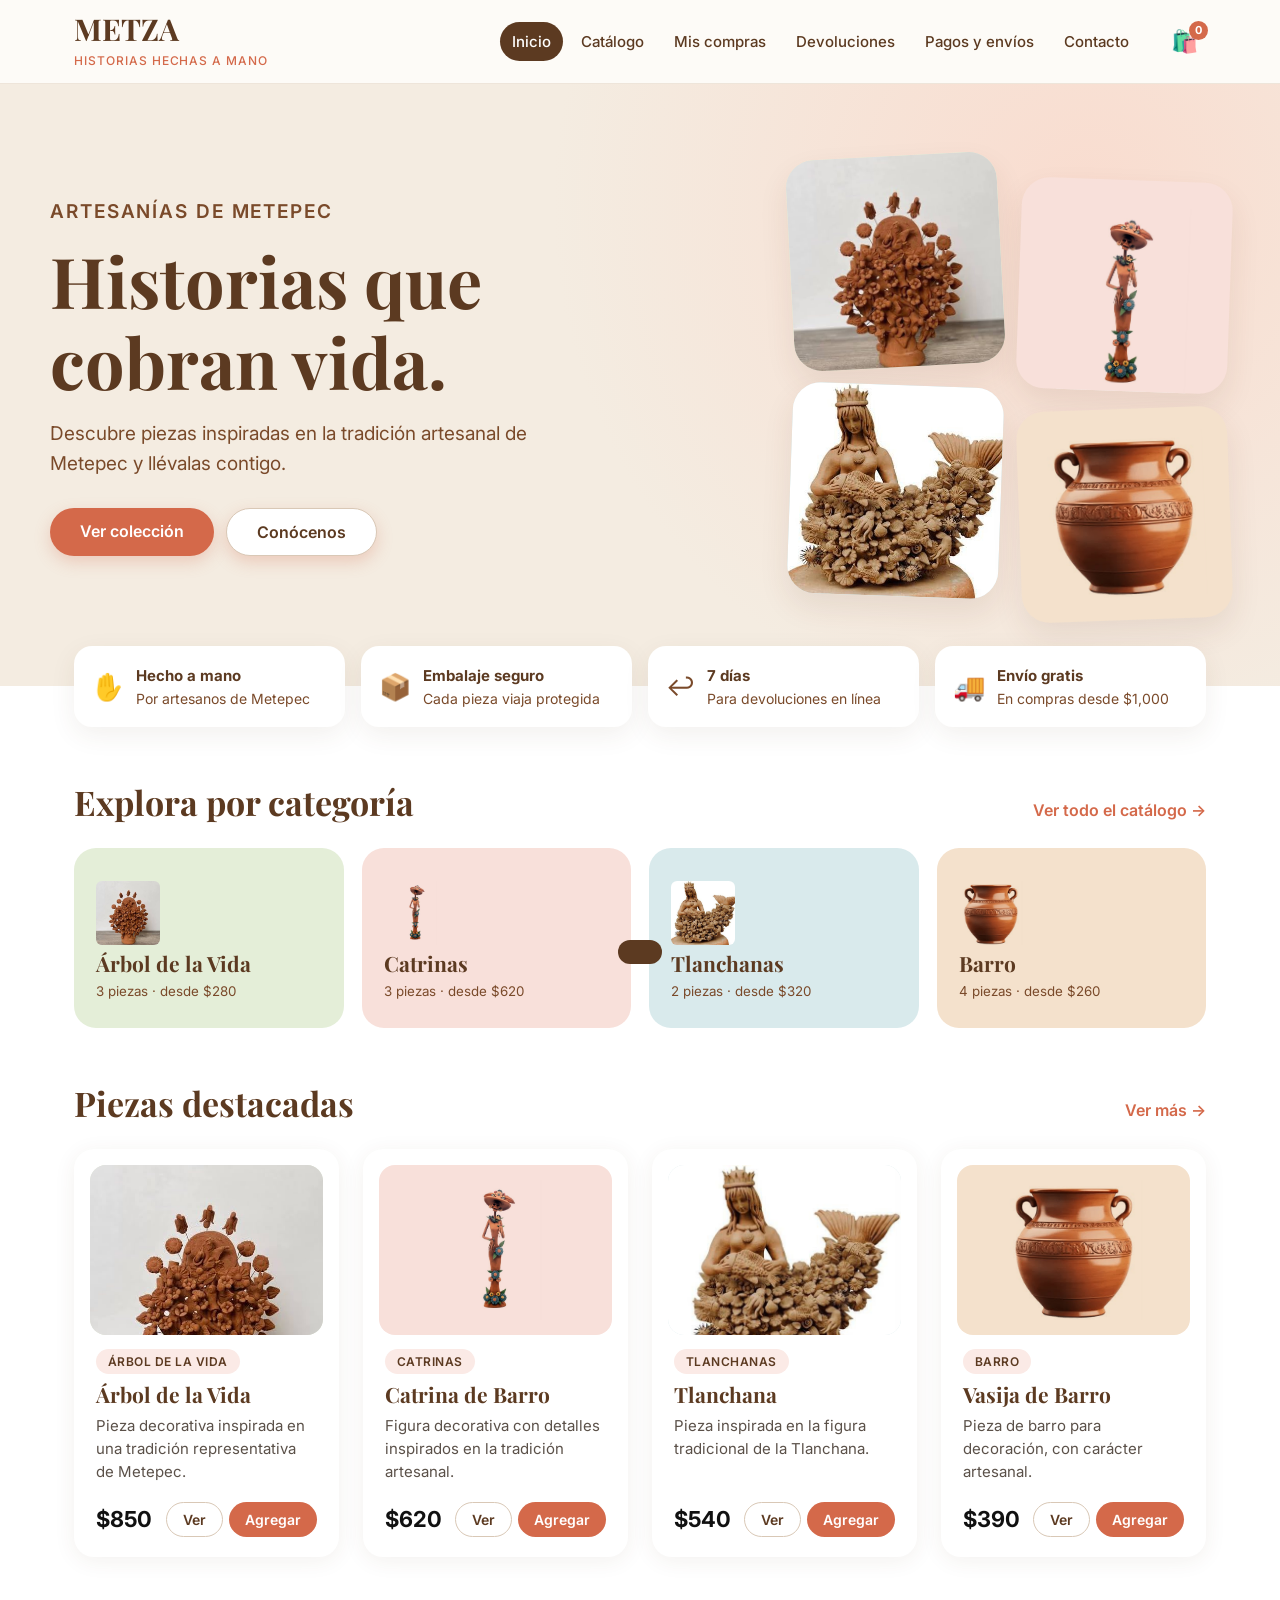
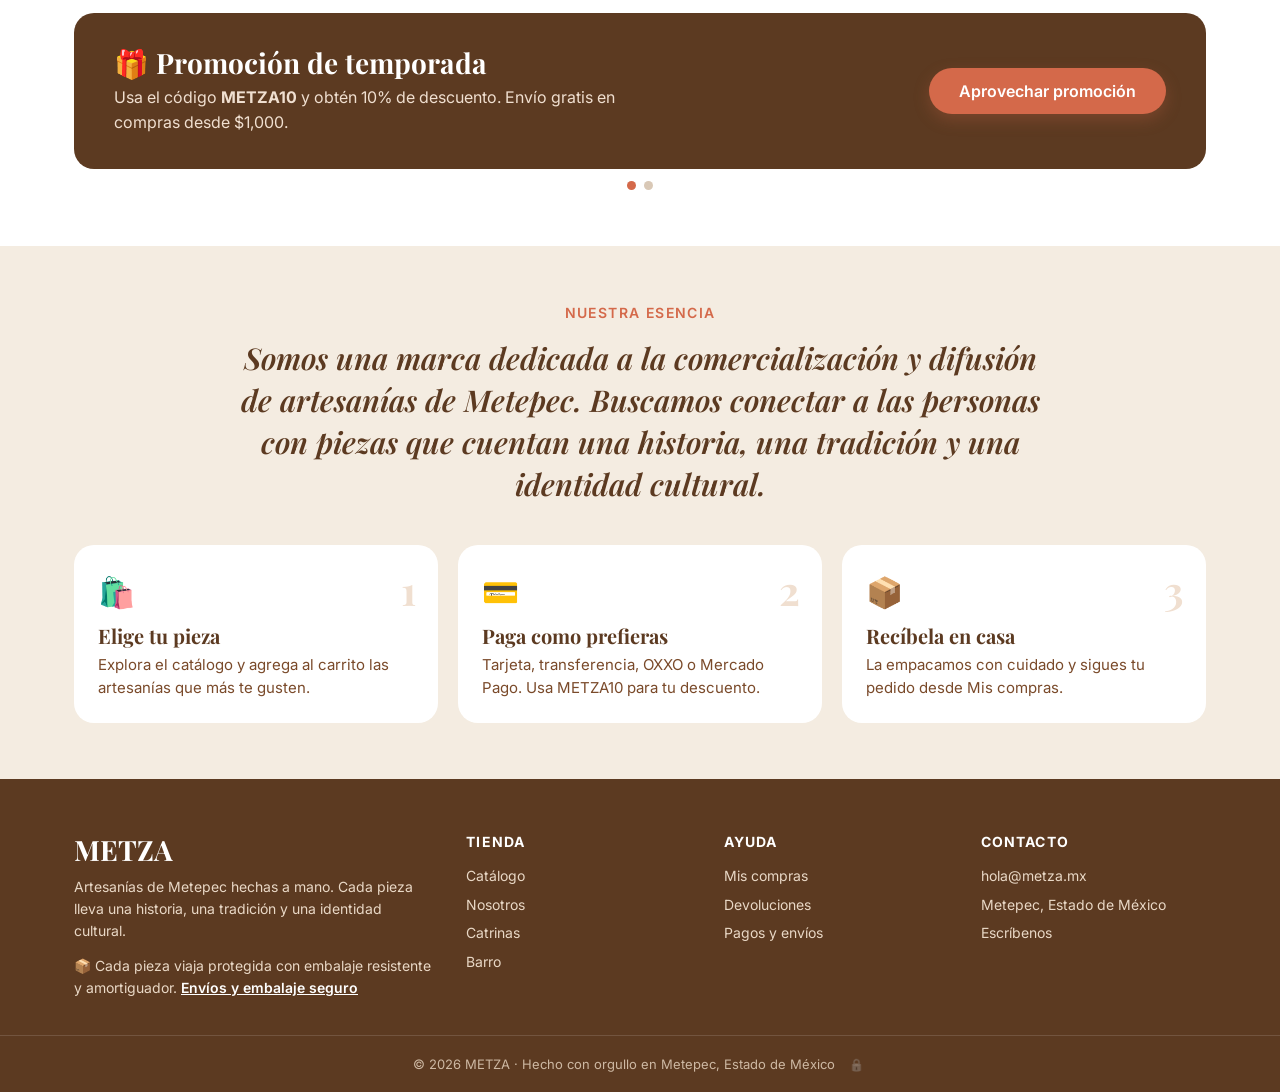
<file: index.html>
<!DOCTYPE html>
<html lang="es">
<head>
<meta charset="utf-8">
<meta name="viewport" content="width=device-width,initial-scale=1">
<meta name="description" content="Artesanías inspiradas en la tradición de Metepec.">
<title>METZA · Historias hechas a mano</title>
<link rel="icon" href="data:image/svg+xml,<svg xmlns='http://www.w3.org/2000/svg' viewBox='0 0 100 100'><text y='.9em' font-size='90'>🏺</text></svg>">
<link rel="preconnect" href="https://fonts.googleapis.com">
<link href="https://fonts.googleapis.com/css2?family=Inter:wght@400;500;600;700&family=Playfair+Display:wght@600;700&display=swap" rel="stylesheet">
<link rel="stylesheet" href="style.css">
</head>
<body data-page="inicio">
<main>
<section class="hero"><div class="hero-in">
  <div>
    <p class="eye">ARTESANÍAS DE METEPEC</p>
    <h1 id="heroT"></h1>
    <p id="heroP"></p>
    <div class="hero-b"><a class="btn" href="catalogo.html">Ver colección</a><a class="btn ghost" href="#nosotros">Conócenos</a></div>
  </div>
  <div class="hero-art">
    <a href="catalogo.html?cat=%C3%81rbol%20de%20la%20Vida" class="cov" style="--t:#e4eed8" aria-label="Árbol de la Vida"><img src="img/productos/arbol-de-la-vida.jpg" alt="Árbol de la Vida de barro"></a>
    <a href="catalogo.html?cat=Catrinas" style="--t:#f8e0da" aria-label="Catrinas"><img src="img/productos/catrina-de-barro.jpg" alt="Catrina de barro"></a>
    <a href="catalogo.html?cat=Tlanchanas" class="cov" style="--t:#d9eaec" aria-label="Tlanchanas"><img src="img/productos/tlanchana.jpg" alt="Tlanchana de barro"></a>
    <a href="catalogo.html?cat=Barro" style="--t:#f4e1cc" aria-label="Barro"><img src="img/productos/vasija-de-barro.png" alt="Vasija de barro"></a>
  </div>
</div></section>

<div class="wrap trust">
  <div><i aria-hidden="true">✋</i><span><b>Hecho a mano</b>Por artesanos de Metepec</span></div>
  <div><i aria-hidden="true">📦</i><span><b>Embalaje seguro</b>Cada pieza viaja protegida</span></div>
  <div><i aria-hidden="true">↩️</i><span><b>7 días</b>Para devoluciones en línea</span></div>
  <div><i aria-hidden="true">🚚</i><span><b>Envío gratis</b>En compras desde $1,000</span></div>
</div>

<section class="wrap">
  <div class="sh"><h2>Explora por categoría</h2><a href="catalogo.html">Ver todo el catálogo →</a></div>
  <div class="cats" id="catTiles"></div>
</section>

<section class="wrap" style="padding-top:0">
  <div class="sh"><h2>Piezas destacadas</h2><a href="catalogo.html">Ver más →</a></div>
  <div class="grid" id="grid" data-limit="4"></div>
</section>

<div class="wrap" style="padding-top:0">
  <div class="bn" aria-label="Banners de publicidad">
    <div class="slide on">
      <div><h3>🎁 Promoción de temporada</h3><p>Usa el código <b>METZA10</b> y obtén 10% de descuento. Envío gratis en compras desde $1,000.</p></div>
      <a class="btn" href="catalogo.html">Aprovechar promoción</a>
    </div>
    <div class="slide">
      <div><h3>Conoce METZA</h3><p>Artesanías de Metepec hechas a mano. Cada pieza lleva una historia, una tradición y una identidad cultural.</p></div>
      <a class="btn" href="#nosotros">Conocer la empresa</a>
    </div>
  </div>
  <div class="dots" id="dots"><i class="on"></i><i></i></div>
</div>

<section id="nosotros" class="alt">
  <div class="wrap">
    <p class="eye">NUESTRA ESENCIA</p>
    <p class="about" id="about"></p>
    <div class="how">
      <div><i aria-hidden="true">🛍️</i><h3>Elige tu pieza</h3><p>Explora el catálogo y agrega al carrito las artesanías que más te gusten.</p></div>
      <div><i aria-hidden="true">💳</i><h3>Paga como prefieras</h3><p>Tarjeta, transferencia, OXXO o Mercado Pago. Usa METZA10 para tu descuento.</p></div>
      <div><i aria-hidden="true">📦</i><h3>Recíbela en casa</h3><p>La empacamos con cuidado y sigues tu pedido desde Mis compras.</p></div>
    </div>
  </div>
</section>
</main>
<script src="app.js"></script>
</body>
</html>
</file>
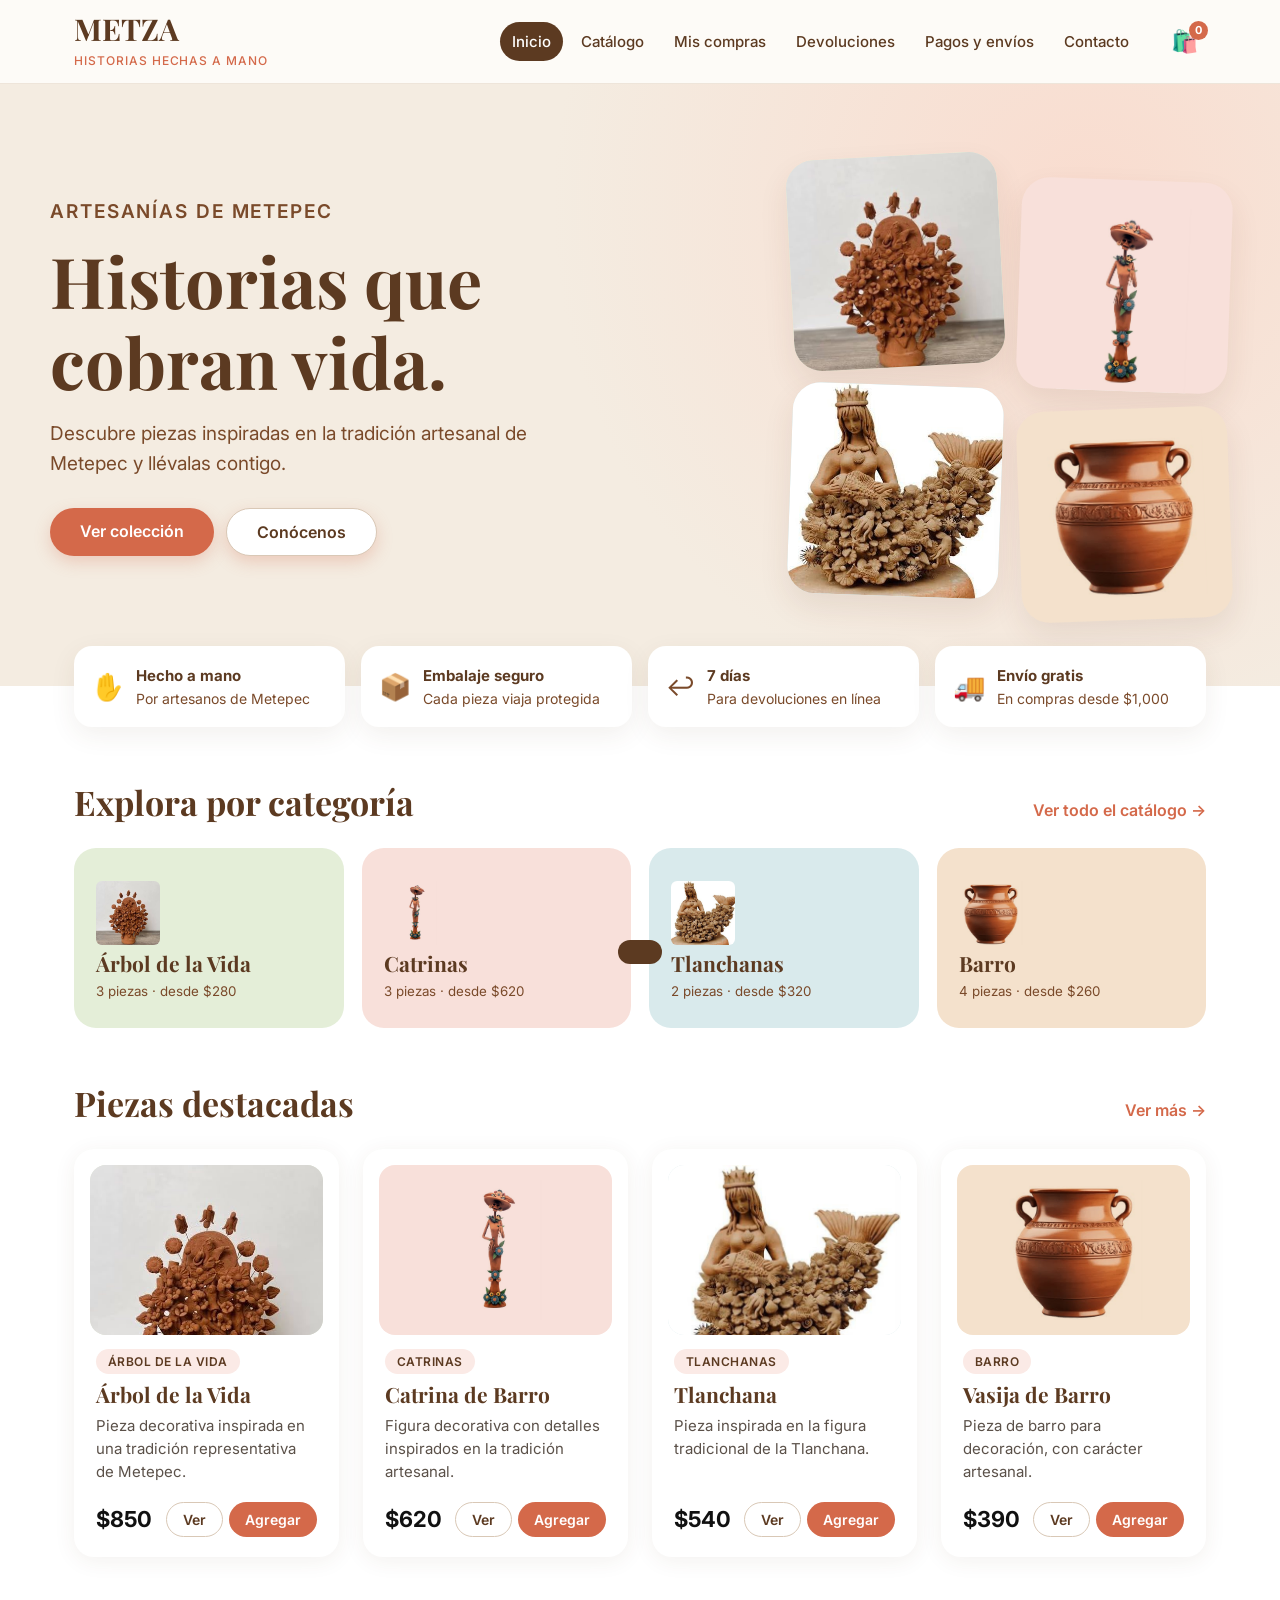
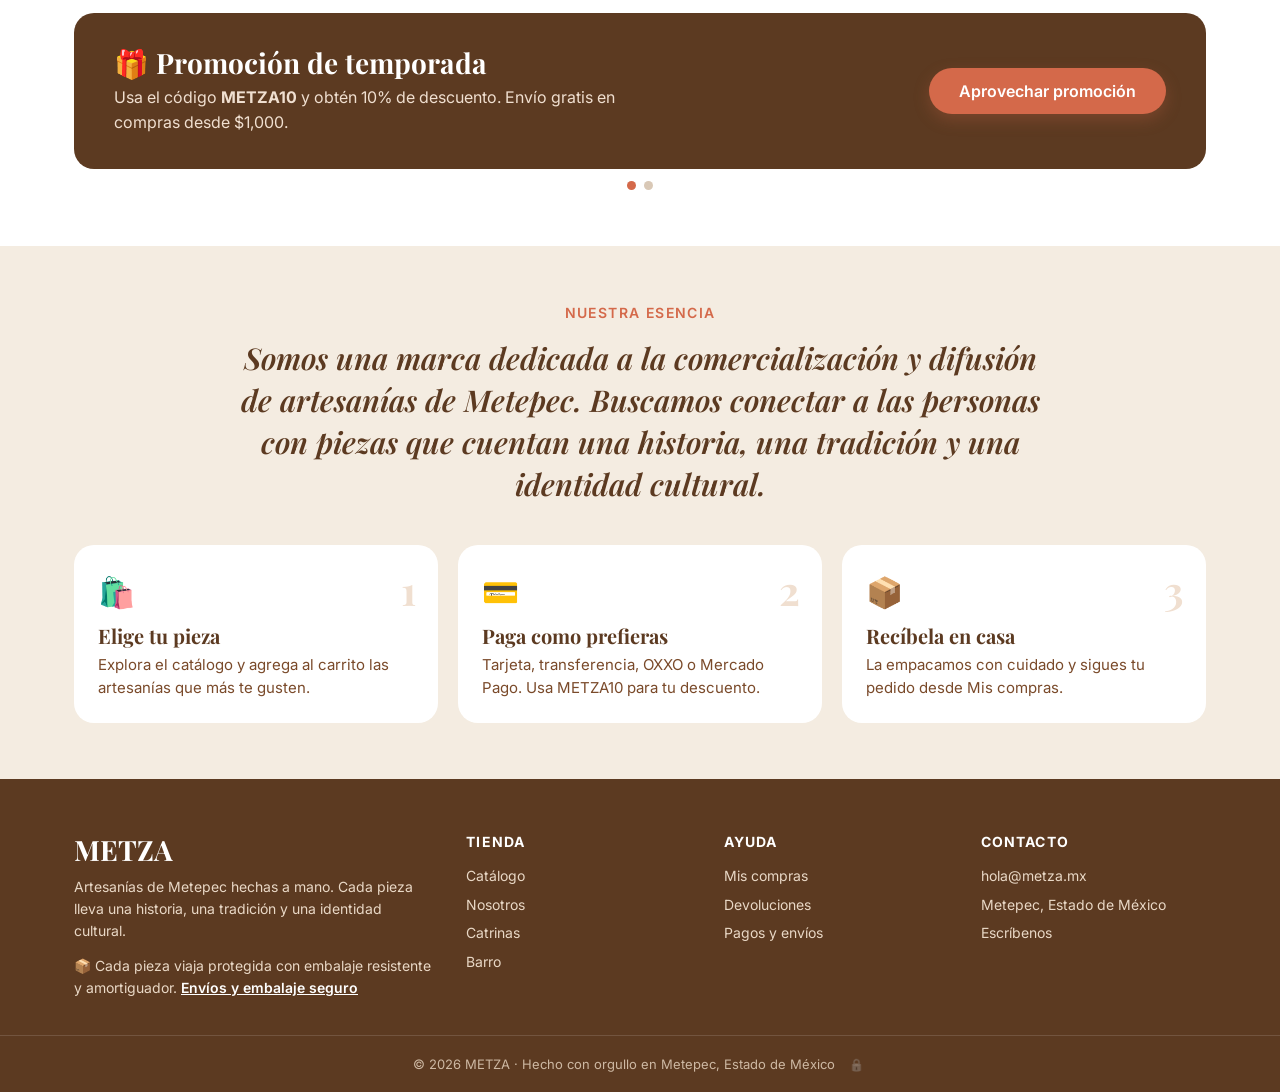
<file: admin.html>
<!DOCTYPE html>
<html lang="es">
<head>
<meta charset="utf-8">
<meta name="viewport" content="width=device-width,initial-scale=1">
<meta name="robots" content="noindex">
<title>Admin · METZA</title>
<link rel="icon" href="data:image/svg+xml,<svg xmlns='http://www.w3.org/2000/svg' viewBox='0 0 100 100'><text y='.9em' font-size='90'>🏺</text></svg>">
<link rel="preconnect" href="https://fonts.googleapis.com">
<link href="https://fonts.googleapis.com/css2?family=Inter:wght@400;500;600;700&family=Playfair+Display:wght@600;700&display=swap" rel="stylesheet">
<link rel="stylesheet" href="style.css">
</head>
<body data-page="admin" data-title="Admin" class="admin">
<main id="adm"></main>
<div class="modal" id="mAdm"><div class="box"><div class="mh"><h2 id="admT">Detalle</h2><button class="x" data-close aria-label="Cerrar">✕</button></div><div class="mb" id="admBody"></div></div></div>
<script src="app.js"></script>
<script src="admin.js"></script>
</body>
</html>
</file>
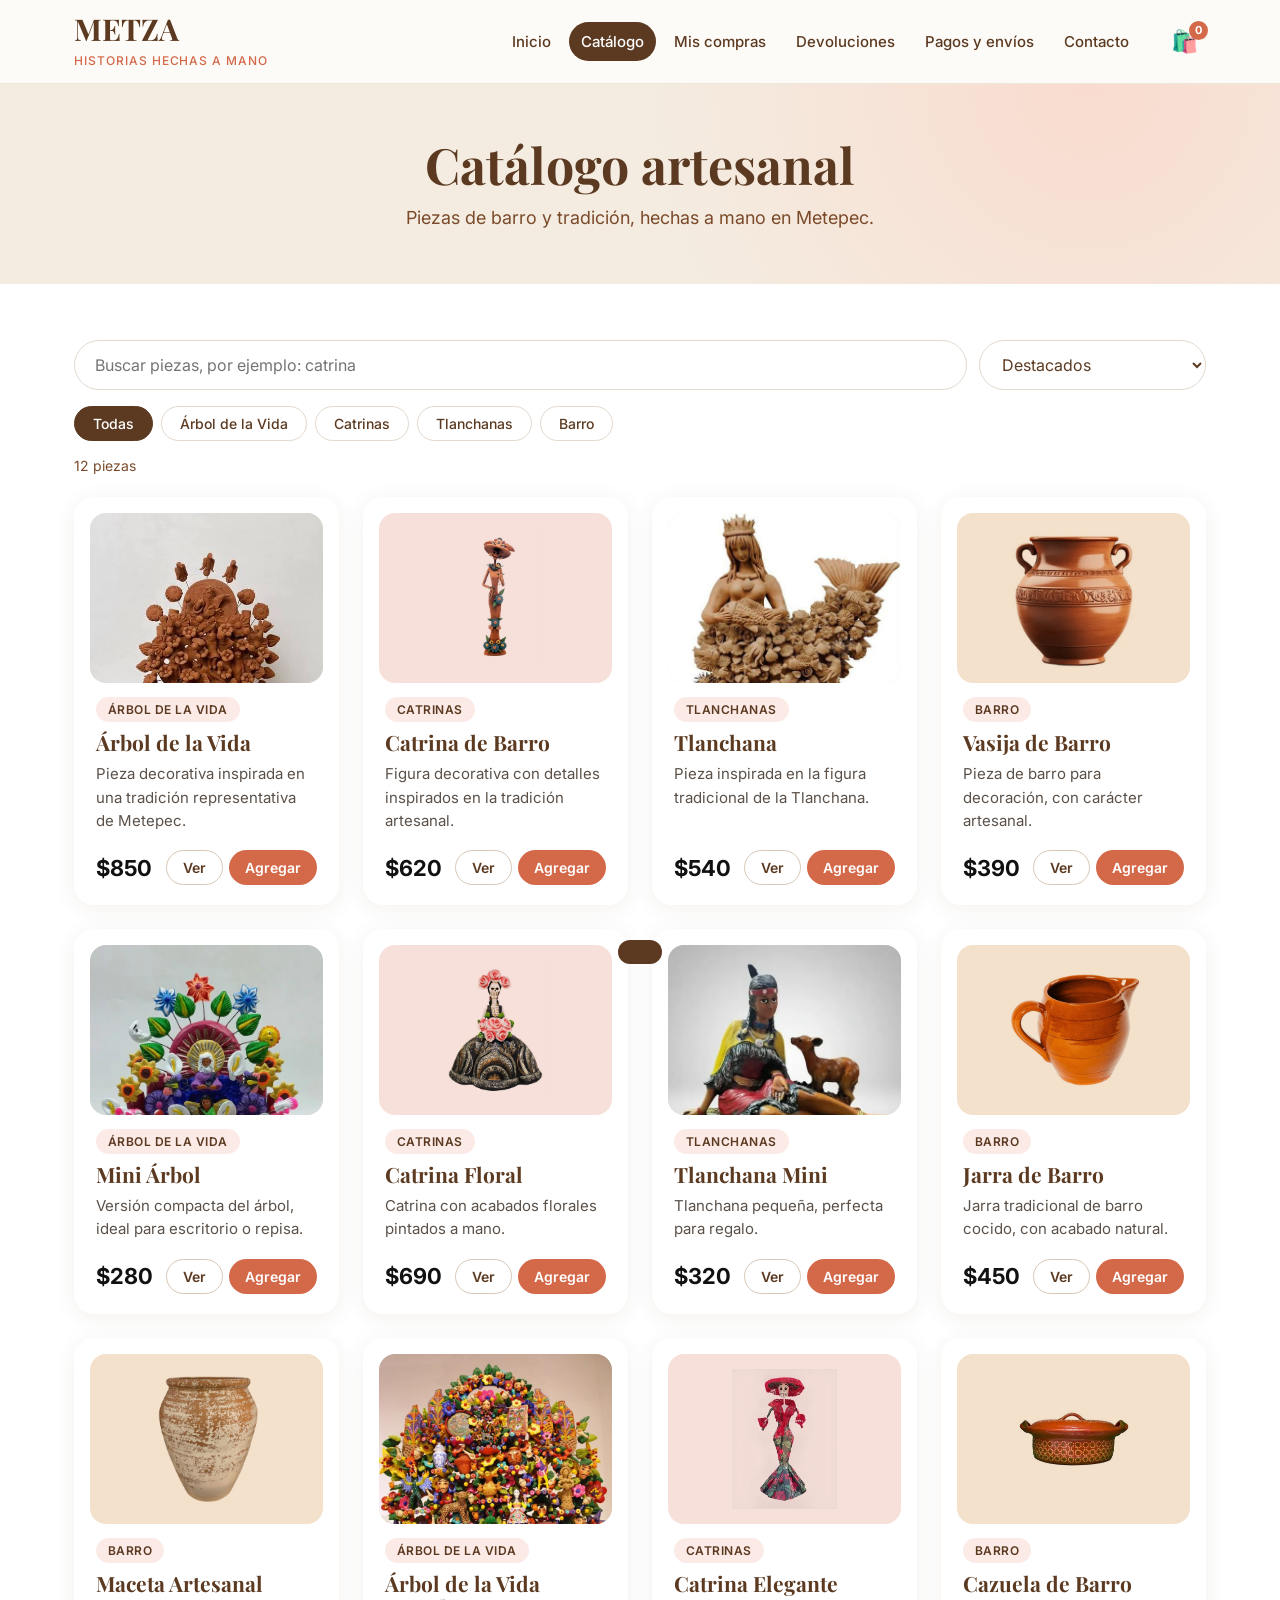
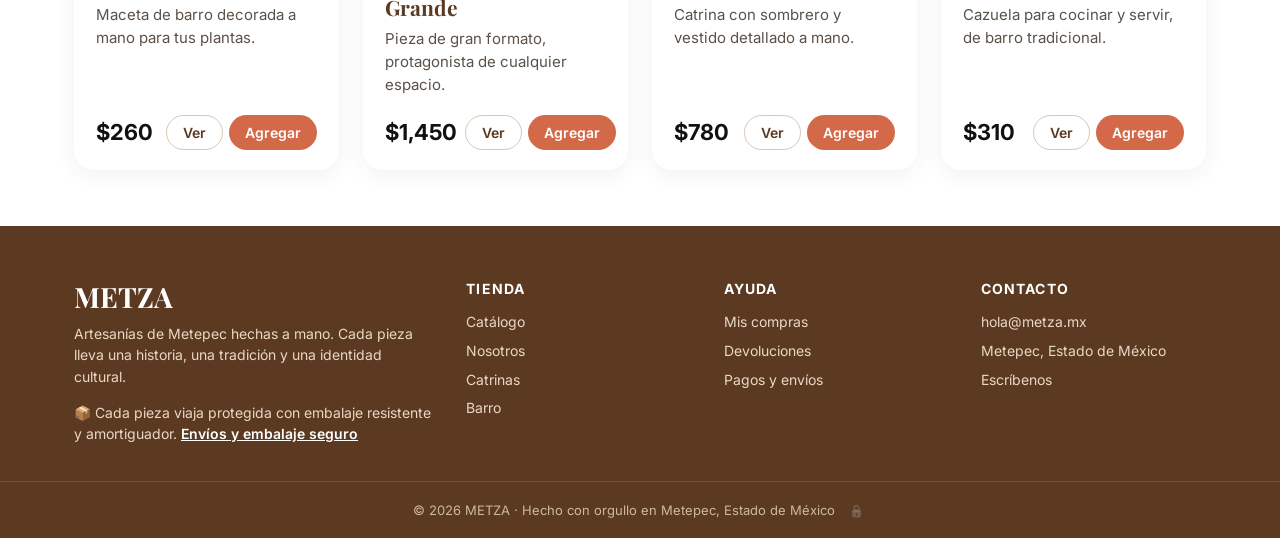
<file: catalogo.html>
<!DOCTYPE html>
<html lang="es">
<head>
<meta charset="utf-8">
<meta name="viewport" content="width=device-width,initial-scale=1">
<meta name="description" content="Catálogo de artesanías de Metepec.">
<title>Catálogo · METZA</title>
<link rel="icon" href="data:image/svg+xml,<svg xmlns='http://www.w3.org/2000/svg' viewBox='0 0 100 100'><text y='.9em' font-size='90'>🏺</text></svg>">
<link rel="preconnect" href="https://fonts.googleapis.com">
<link href="https://fonts.googleapis.com/css2?family=Inter:wght@400;500;600;700&family=Playfair+Display:wght@600;700&display=swap" rel="stylesheet">
<link rel="stylesheet" href="style.css">
</head>
<body data-page="catalogo" data-title="Catálogo">
<main>
<div class="ph"><h1>Catálogo artesanal</h1><p>Piezas de barro y tradición, hechas a mano en Metepec.</p></div>
<section class="wrap">
  <div class="tool">
    <input id="q" type="search" placeholder="Buscar piezas, por ejemplo: catrina" aria-label="Buscar piezas">
    <select id="sort" aria-label="Ordenar"><option value="">Destacados</option><option value="asc">Precio: menor a mayor</option><option value="desc">Precio: mayor a menor</option></select>
  </div>
  <div class="pills" id="cats" role="group" aria-label="Categorías"></div>
  <p class="mut" id="count"></p>
  <div class="grid" id="grid"></div>
</section>
</main>
<script src="app.js"></script>
</body>
</html>
</file>
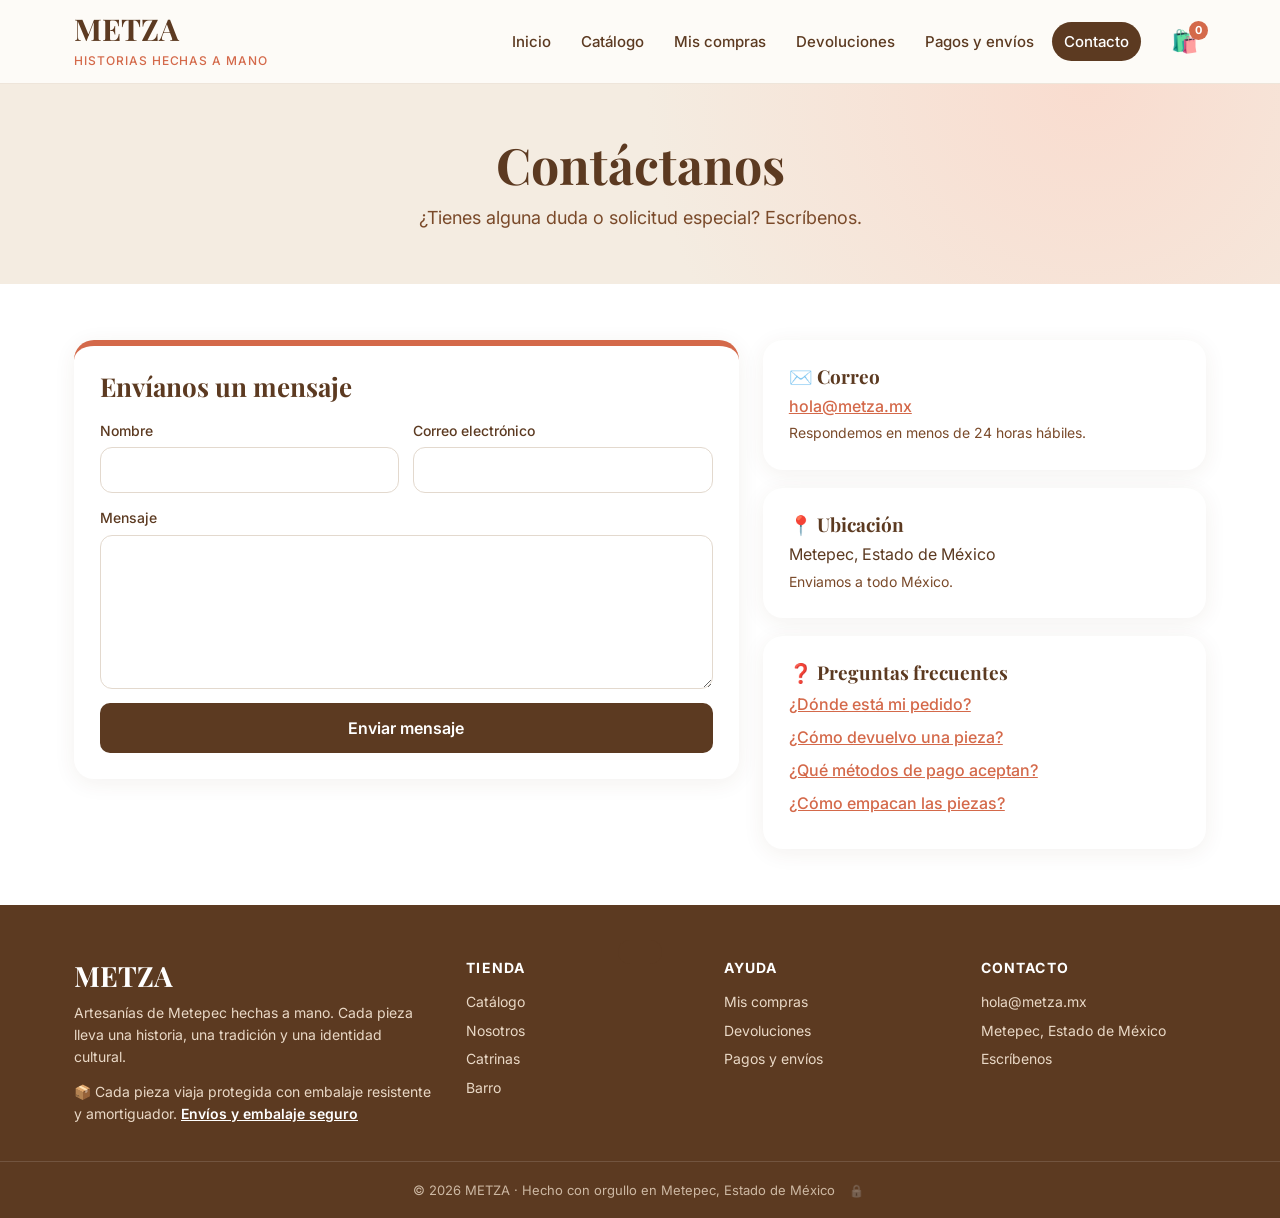
<file: contacto.html>
<!DOCTYPE html>
<html lang="es">
<head>
<meta charset="utf-8">
<meta name="viewport" content="width=device-width,initial-scale=1">
<meta name="description" content="Escríbenos para dudas o solicitudes especiales.">
<title>Contacto · METZA</title>
<link rel="icon" href="data:image/svg+xml,<svg xmlns='http://www.w3.org/2000/svg' viewBox='0 0 100 100'><text y='.9em' font-size='90'>🏺</text></svg>">
<link rel="preconnect" href="https://fonts.googleapis.com">
<link href="https://fonts.googleapis.com/css2?family=Inter:wght@400;500;600;700&family=Playfair+Display:wght@600;700&display=swap" rel="stylesheet">
<link rel="stylesheet" href="style.css">
</head>
<body data-page="contacto" data-title="Contacto">
<main>
<div class="ph"><h1>Contáctanos</h1><p>¿Tienes alguna duda o solicitud especial? Escríbenos.</p></div>
<section class="wrap">
  <div class="ct">
    <div class="card cf">
      <h2>Envíanos un mensaje</h2>
      <form class="fm" id="fContact">
        <label>Nombre<input name="n" required autocomplete="name"></label>
        <label>Correo electrónico<input name="e" type="email" required autocomplete="email"></label>
        <label class="w">Mensaje<textarea name="m" rows="6" required></textarea></label>
        <button class="btn dk w" style="padding:15px">Enviar mensaje</button>
      </form>
    </div>
    <aside class="ct-i">
      <div class="card"><h3>✉️ Correo</h3><p><a href="mailto:hola@metza.mx">hola@metza.mx</a></p><p class="mut" style="margin-top:4px">Respondemos en menos de 24 horas hábiles.</p></div>
      <div class="card"><h3>📍 Ubicación</h3><p>Metepec, Estado de México</p><p class="mut" style="margin-top:4px">Enviamos a todo México.</p></div>
      <div class="card"><h3>❓ Preguntas frecuentes</h3><ul>
        <li><a href="mis-compras.html">¿Dónde está mi pedido?</a></li>
        <li><a href="devoluciones.html">¿Cómo devuelvo una pieza?</a></li>
        <li><a href="pagos.html">¿Qué métodos de pago aceptan?</a></li>
        <li><a href="pagos.html#embalaje">¿Cómo empacan las piezas?</a></li>
      </ul></div>
    </aside>
  </div>
</section>
</main>
<script src="app.js"></script>
</body>
</html>
</file>
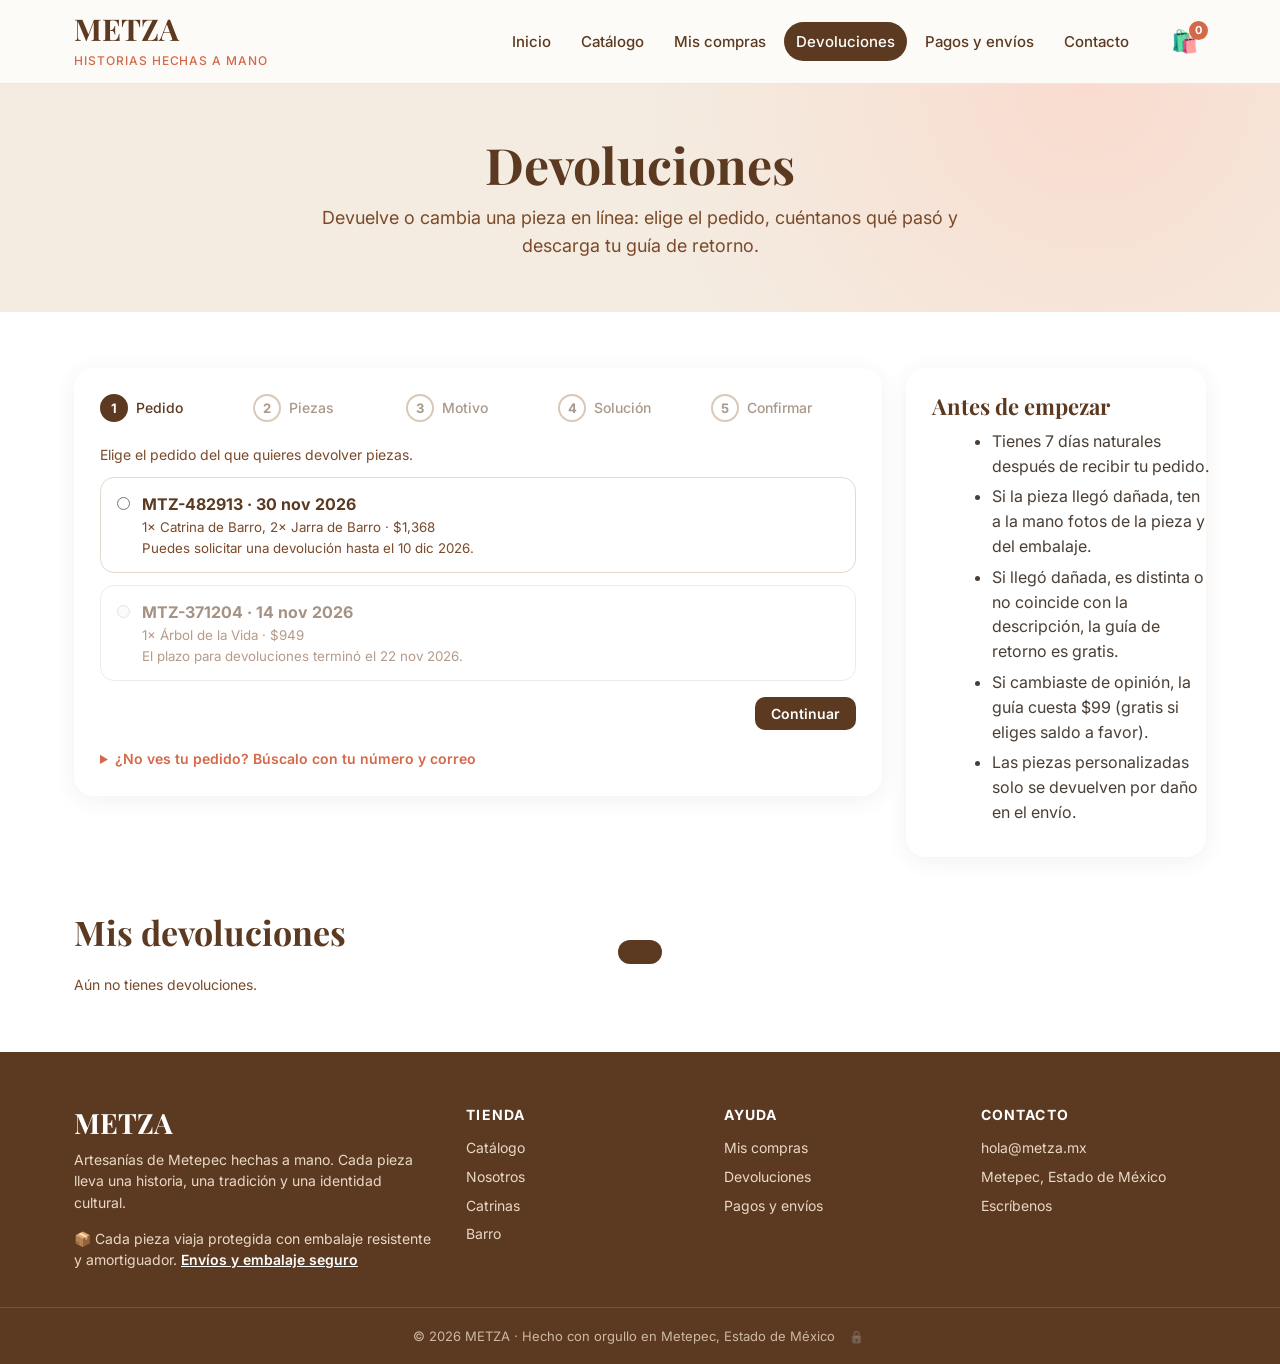
<file: devoluciones.html>
<!DOCTYPE html>
<html lang="es">
<head>
<meta charset="utf-8">
<meta name="viewport" content="width=device-width,initial-scale=1">
<meta name="description" content="Solicita la devolución o el cambio de una pieza en línea.">
<title>Devoluciones · METZA</title>
<link rel="icon" href="data:image/svg+xml,<svg xmlns='http://www.w3.org/2000/svg' viewBox='0 0 100 100'><text y='.9em' font-size='90'>🏺</text></svg>">
<link rel="preconnect" href="https://fonts.googleapis.com">
<link href="https://fonts.googleapis.com/css2?family=Inter:wght@400;500;600;700&family=Playfair+Display:wght@600;700&display=swap" rel="stylesheet">
<link rel="stylesheet" href="style.css">
</head>
<body data-page="devoluciones" data-title="Devoluciones">
<main>
<div class="ph"><h1>Devoluciones</h1><p>Devuelve o cambia una pieza en línea: elige el pedido, cuéntanos qué pasó y descarga tu guía de retorno.</p></div>
<section class="wrap">
  <div class="rtwo">
    <div class="card" id="rw"></div>
    <aside class="card cols">
      <div><h3>Antes de empezar</h3>
      <ul>
        <li>Tienes 7 días naturales después de recibir tu pedido.</li>
        <li>Si la pieza llegó dañada, ten a la mano fotos de la pieza y del embalaje.</li>
        <li>Si llegó dañada, es distinta o no coincide con la descripción, la guía de retorno es gratis.</li>
        <li>Si cambiaste de opinión, la guía cuesta $99 (gratis si eliges saldo a favor).</li>
        <li>Las piezas personalizadas solo se devuelven por daño en el envío.</li>
      </ul></div>
    </aside>
  </div>
</section>
<section class="wrap" style="padding-top:0">
  <h2 style="margin-bottom:22px">Mis devoluciones</h2>
  <div class="og" id="rets"></div>
</section>
</main>
<script src="app.js"></script>
</body>
</html>
</file>
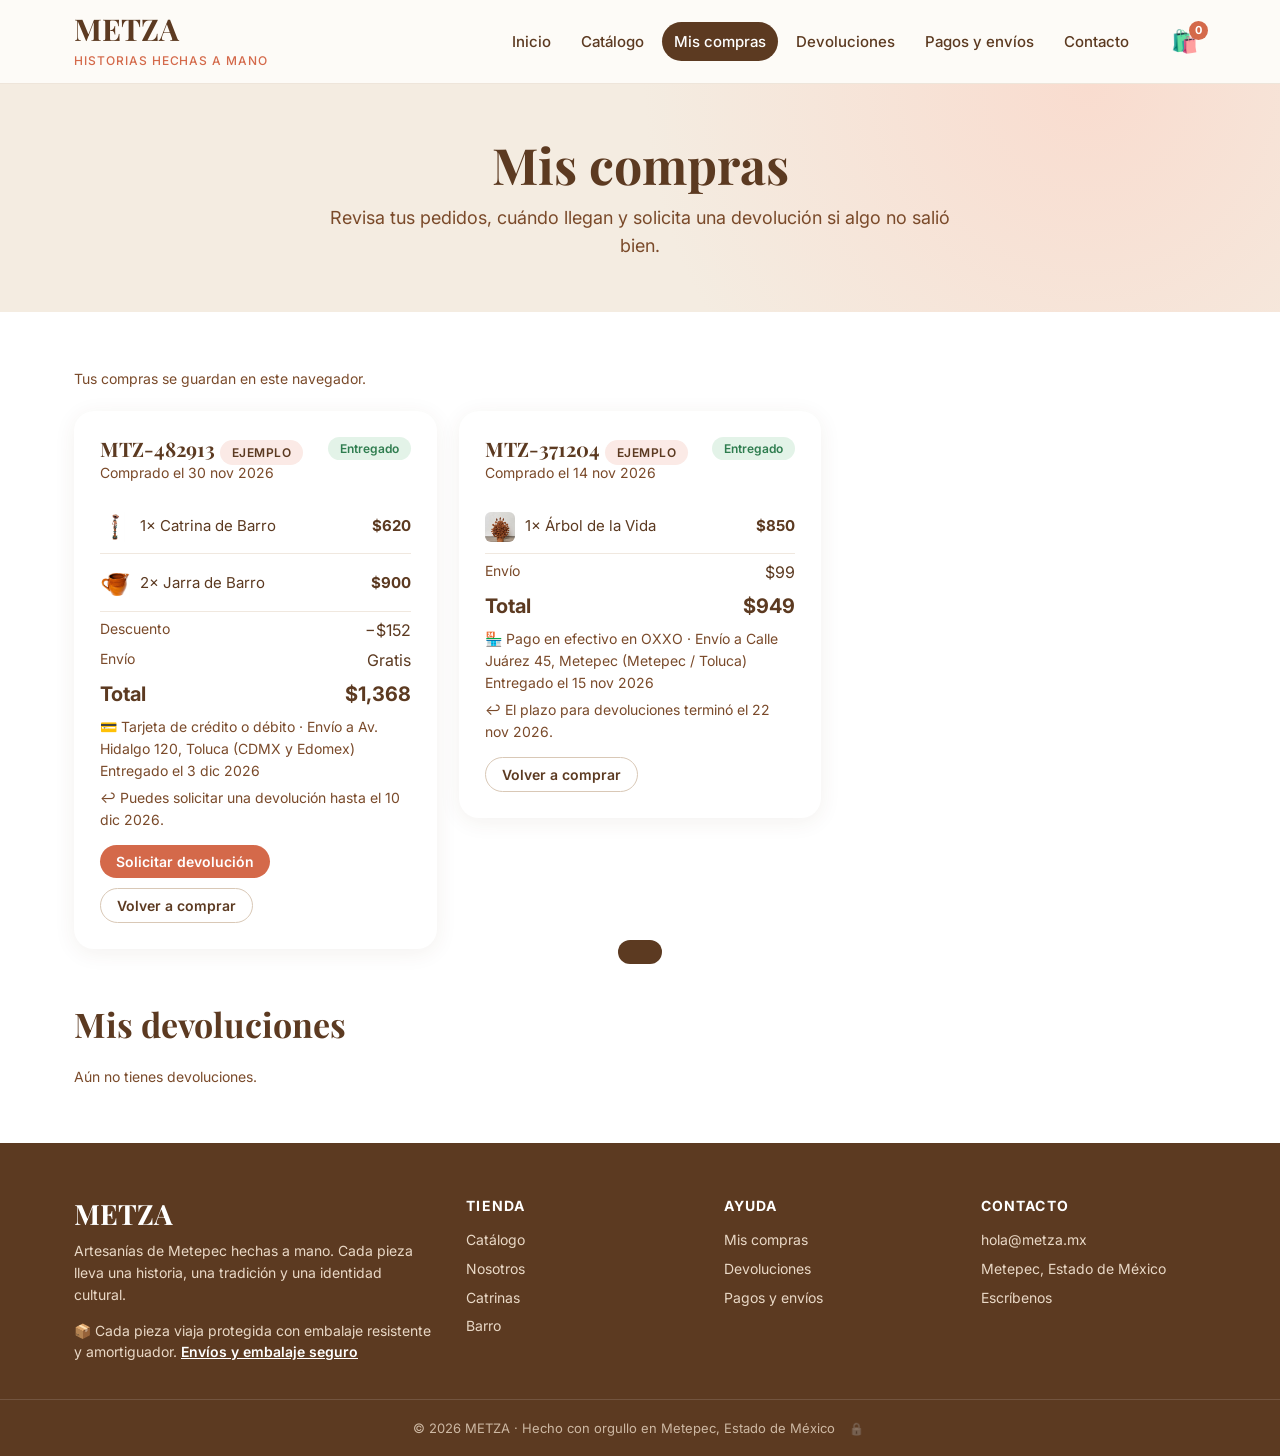
<file: mis-compras.html>
<!DOCTYPE html>
<html lang="es">
<head>
<meta charset="utf-8">
<meta name="viewport" content="width=device-width,initial-scale=1">
<meta name="description" content="Consulta tus compras, su envío y tus devoluciones.">
<title>Mis compras · METZA</title>
<link rel="icon" href="data:image/svg+xml,<svg xmlns='http://www.w3.org/2000/svg' viewBox='0 0 100 100'><text y='.9em' font-size='90'>🏺</text></svg>">
<link rel="preconnect" href="https://fonts.googleapis.com">
<link href="https://fonts.googleapis.com/css2?family=Inter:wght@400;500;600;700&family=Playfair+Display:wght@600;700&display=swap" rel="stylesheet">
<link rel="stylesheet" href="style.css">
</head>
<body data-page="compras" data-title="Mis compras">
<main>
<div class="ph"><h1>Mis compras</h1><p>Revisa tus pedidos, cuándo llegan y solicita una devolución si algo no salió bien.</p></div>
<section class="wrap">
  <p class="mut" style="margin-bottom:22px">Tus compras se guardan en este navegador.</p>
  <div class="og" id="orders"></div>
</section>
<section class="wrap" id="devs" style="padding-top:0">
  <h2 style="margin-bottom:22px">Mis devoluciones</h2>
  <div class="og" id="rets"></div>
</section>
</main>
<script src="app.js"></script>
</body>
</html>
</file>
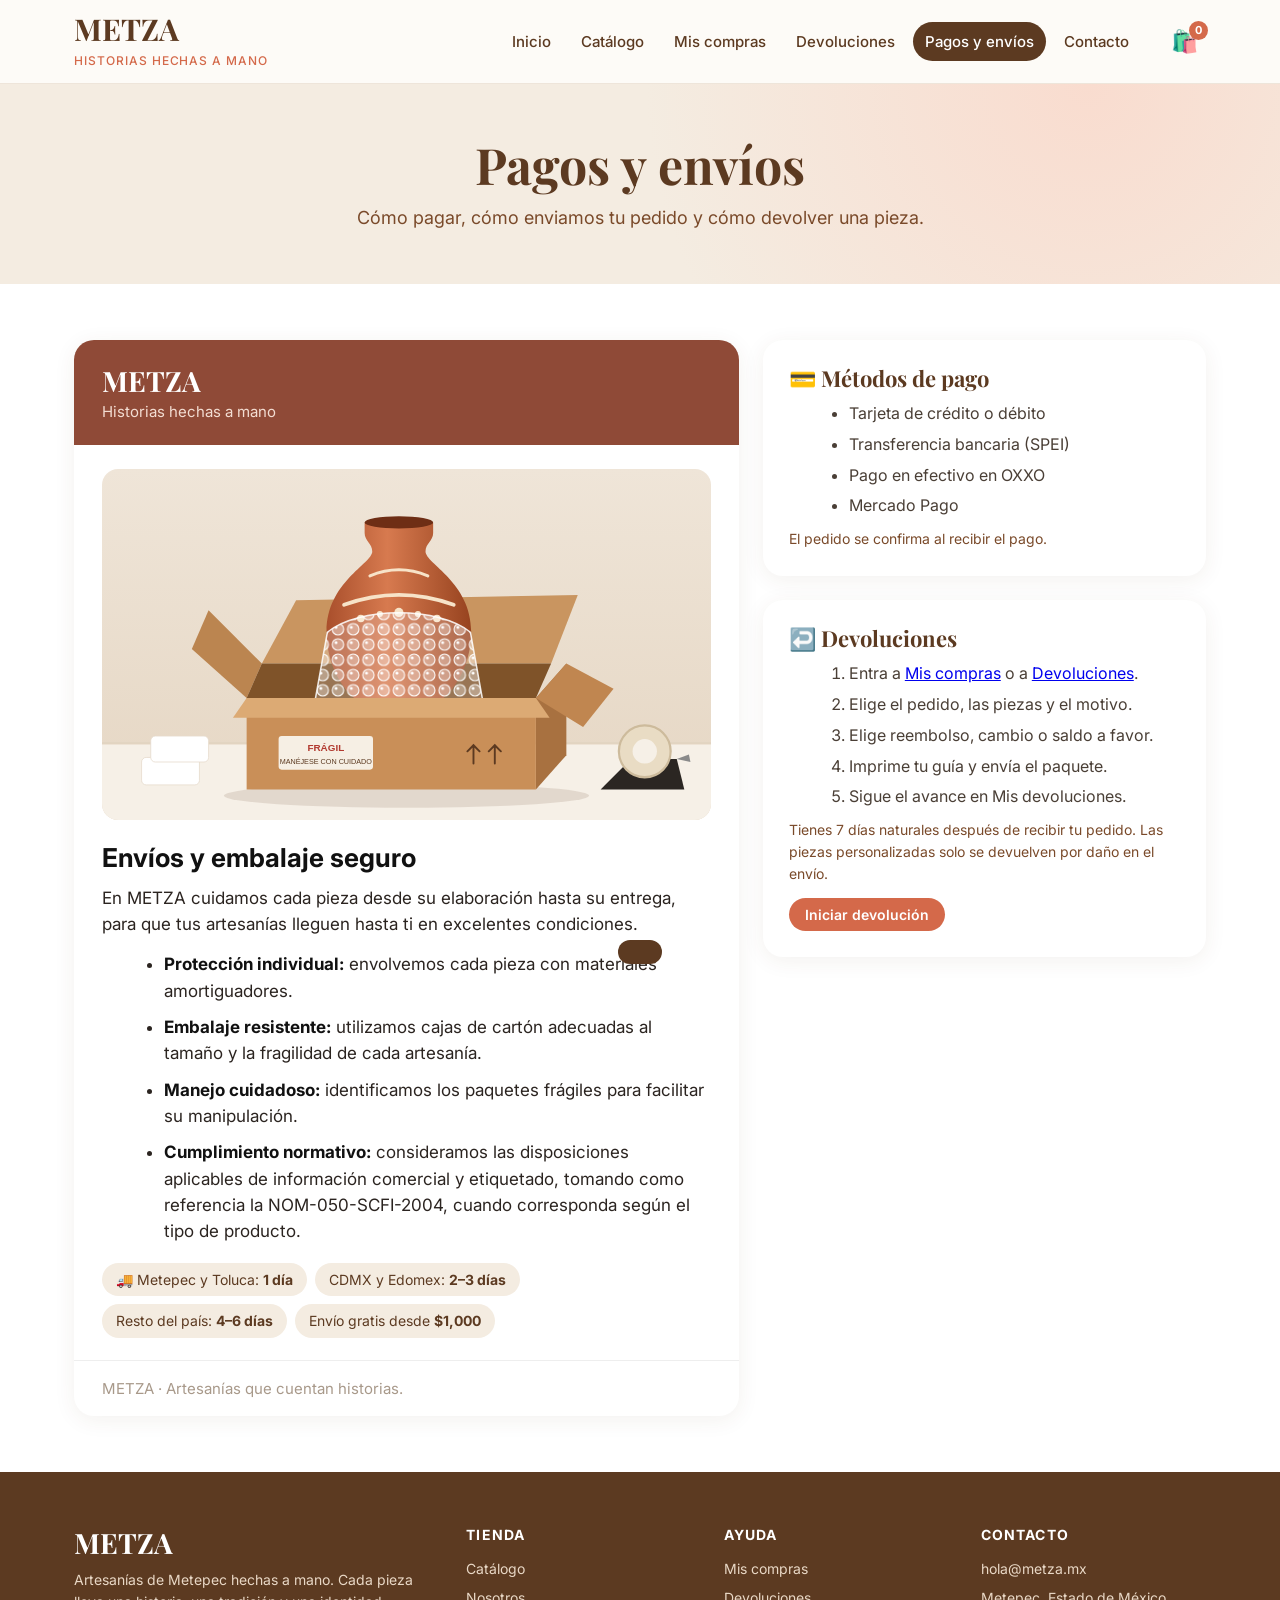
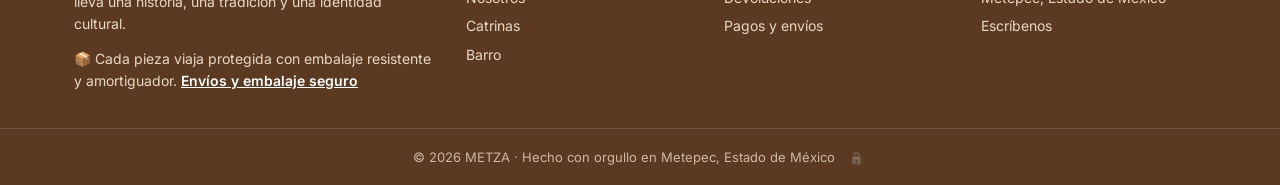
<file: pagos.html>
<!DOCTYPE html>
<html lang="es">
<head>
<meta charset="utf-8">
<meta name="viewport" content="width=device-width,initial-scale=1">
<meta name="description" content="Métodos de pago, envío y política de devolución.">
<title>Pagos y envíos · METZA</title>
<link rel="icon" href="data:image/svg+xml,<svg xmlns='http://www.w3.org/2000/svg' viewBox='0 0 100 100'><text y='.9em' font-size='90'>🏺</text></svg>">
<link rel="preconnect" href="https://fonts.googleapis.com">
<link href="https://fonts.googleapis.com/css2?family=Inter:wght@400;500;600;700&family=Playfair+Display:wght@600;700&display=swap" rel="stylesheet">
<link rel="stylesheet" href="style.css">
</head>
<body data-page="pagos" data-title="Pagos y envíos">
<main>
<div class="ph"><h1>Pagos y envíos</h1><p>Cómo pagar, cómo enviamos tu pedido y cómo devolver una pieza.</p></div>
<section class="wrap">
  <div class="pg2">
    <article class="card env" id="embalaje">
      <div class="env-h"><b>METZA</b><span>Historias hechas a mano</span></div>
      <div class="env-b">
        <img src="img/embalaje.svg" alt="Vasija de barro envuelta en plástico de burbujas dentro de una caja de cartón" width="800" height="460">
        <h2>Envíos y embalaje seguro</h2>
        <p>En METZA cuidamos cada pieza desde su elaboración hasta su entrega, para que tus artesanías lleguen hasta ti en excelentes condiciones.</p>
        <ul>
          <li><b>Protección individual:</b> envolvemos cada pieza con materiales amortiguadores.</li>
          <li><b>Embalaje resistente:</b> utilizamos cajas de cartón adecuadas al tamaño y la fragilidad de cada artesanía.</li>
          <li><b>Manejo cuidadoso:</b> identificamos los paquetes frágiles para facilitar su manipulación.</li>
          <li><b>Cumplimiento normativo:</b> consideramos las disposiciones aplicables de información comercial y etiquetado, tomando como referencia la NOM-050-SCFI-2004, cuando corresponda según el tipo de producto.</li>
        </ul>
        <div class="env-t"><span>🚚 Metepec y Toluca: <b>1 día</b></span><span>CDMX y Edomex: <b>2–3 días</b></span><span>Resto del país: <b>4–6 días</b></span><span>Envío gratis desde <b>$1,000</b></span></div>
      </div>
      <div class="env-f">METZA · Artesanías que cuentan historias.</div>
    </article>
    <div class="pg2-side">
      <div class="card"><h3>💳 Métodos de pago</h3>
        <ul><li>Tarjeta de crédito o débito</li><li>Transferencia bancaria (SPEI)</li><li>Pago en efectivo en OXXO</li><li>Mercado Pago</li></ul>
        <p class="mut" style="margin-top:10px">El pedido se confirma al recibir el pago.</p></div>
      <div class="card"><h3>↩️ Devoluciones</h3>
        <ol><li>Entra a <a href="mis-compras.html">Mis compras</a> o a <a href="devoluciones.html">Devoluciones</a>.</li><li>Elige el pedido, las piezas y el motivo.</li><li>Elige reembolso, cambio o saldo a favor.</li><li>Imprime tu guía y envía el paquete.</li><li>Sigue el avance en Mis devoluciones.</li></ol>
        <p class="mut" style="margin-top:10px">Tienes 7 días naturales después de recibir tu pedido. Las piezas personalizadas solo se devuelven por daño en el envío.</p>
        <a class="btn sm" style="margin-top:14px" href="devoluciones.html">Iniciar devolución</a></div>
    </div>
  </div>
</section>
</main>
<script src="app.js"></script>
</body>
</html>
</file>
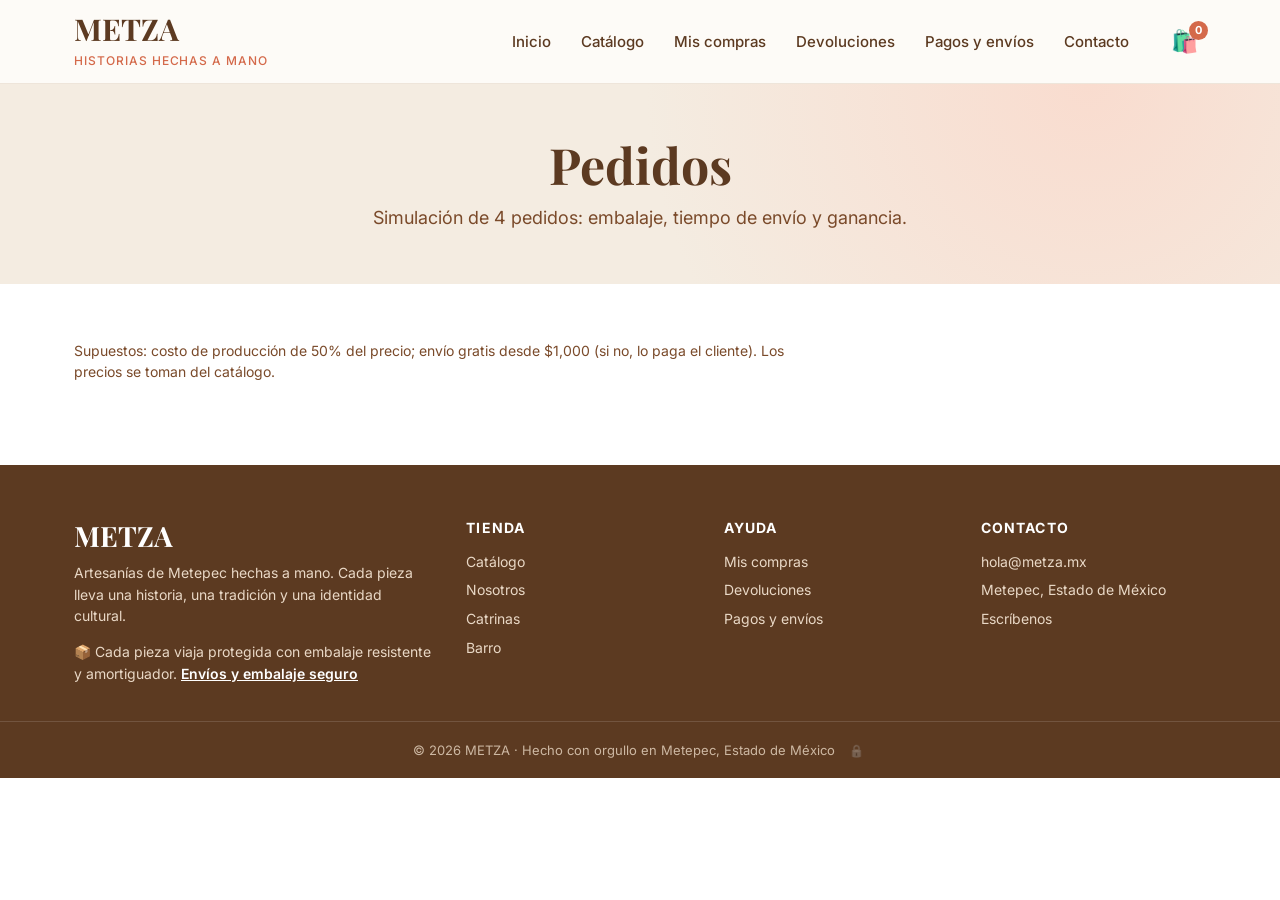
<file: simulacion.html>
<!DOCTYPE html>
<html lang="es">
<head>
<meta charset="utf-8">
<meta name="viewport" content="width=device-width,initial-scale=1">
<meta name="description" content="Simulación de 4 pedidos con embalaje, tiempo de envío y ganancia.">
<title>Pedidos · METZA</title>
<link rel="icon" href="data:image/svg+xml,<svg xmlns='http://www.w3.org/2000/svg' viewBox='0 0 100 100'><text y='.9em' font-size='90'>🏺</text></svg>">
<link rel="preconnect" href="https://fonts.googleapis.com">
<link href="https://fonts.googleapis.com/css2?family=Inter:wght@400;500;600;700&family=Playfair+Display:wght@600;700&display=swap" rel="stylesheet">
<link rel="stylesheet" href="style.css">
</head>
<body data-page="simulacion" data-title="Pedidos">
<main>
<div class="ph"><h1>Pedidos</h1><p>Simulación de 4 pedidos: embalaje, tiempo de envío y ganancia.</p></div>
<section class="wrap">
  <p class="mut" style="margin-bottom:26px;max-width:720px">Supuestos: costo de producción de 50% del precio; envío gratis desde $1,000 (si no, lo paga el cliente). Los precios se toman del catálogo.</p>
  <div class="sim-g" id="sim"></div>
</section>
</main>
<script src="app.js"></script>
</body>
</html>
</file>
<file: style.css>
*{box-sizing:border-box;margin:0}
[hidden]{display:none!important}
html{scroll-behavior:smooth}
:root{--cream:#F4ECE1;--paper:#FDFBF7;--br:#5C3A21;--tc:#D4694A;--tx:#7A4A2A}
body{font:16px/1.55 Inter,system-ui,sans-serif;color:var(--br);background:#fff}
h1,h2,h3,.logo b{font-family:'Playfair Display',Georgia,serif;line-height:1.15}
section{scroll-margin-top:110px}
.wrap{max-width:1180px;margin:auto;padding:56px 24px}
.mut{color:var(--tx);font-size:14px}
header{position:sticky;top:0;z-index:20;background:#fdfbf7f0;backdrop-filter:blur(10px);border-bottom:1px solid #eee5da}
.hd{display:flex;align-items:center;gap:22px;padding:12px 24px;max-width:1180px;margin:auto}
.logo{text-decoration:none;color:var(--br);display:block}
.logo b{font-size:30px;display:block}
.logo small{color:var(--tc);font-weight:500;letter-spacing:.08em;font-size:12px;text-transform:uppercase}
nav{display:flex;gap:6px;margin-left:auto}
nav a{color:var(--br);text-decoration:none;font-weight:500;font-size:15px;white-space:nowrap;padding:8px 12px;border-radius:99px}
nav a:hover{background:var(--cream)}
nav a.act{background:var(--br);color:#fff}
.ic{display:flex;gap:4px;align-items:center}
.ic button{position:relative;background:none;border:0;font-size:22px;cursor:pointer;padding:6px 8px;color:var(--br);border-radius:12px}
.ic button:hover{background:var(--cream)}
#cnt{position:absolute;top:-2px;right:-2px;background:var(--tc);color:#fff;border-radius:99px;font:700 11px/1 Inter;padding:4px 6px}
#bMenu{display:none}
@media(max-width:900px){
 #bMenu{display:block}.ic{margin-left:auto}
 nav{display:none;position:absolute;left:0;right:0;top:100%;flex-direction:column;gap:2px;background:var(--paper);padding:10px 16px 16px;border-bottom:1px solid #eee5da;box-shadow:0 12px 24px #5c3a2114}
 header.open nav{display:flex}
 nav a{padding:12px 14px;font-size:16px}}
.btn{background:var(--tc);color:#fff;border:0;border-radius:99px;padding:13px 30px;font:600 16px Inter,sans-serif;cursor:pointer;text-decoration:none;display:inline-block;box-shadow:0 6px 16px #d4694a40;transition:transform .15s,filter .15s}
.btn:hover{filter:brightness(.95);transform:translateY(-1px)}
.btn.dk{background:var(--br);border-radius:10px;box-shadow:none}
.btn.sm{padding:8px 16px;font-size:14px;box-shadow:none}
.hero{background:radial-gradient(circle at 85% 20%,#f9dccf 0,transparent 45%),var(--cream);padding:72px 24px 90px}
.hero-in{max-width:1180px;margin:auto;display:grid;grid-template-columns:1.1fr 1fr;gap:48px;align-items:center}
.hero .eye{text-align:left;margin-bottom:14px}
.hero h1{font-size:clamp(40px,6vw,70px);margin-bottom:18px}
.hero p{max-width:520px;margin:0 0 30px;color:var(--tx);font-size:19px}
.hero-b{display:flex;gap:12px;flex-wrap:wrap}
.hero-art{display:grid;grid-template-columns:1fr 1fr;gap:18px;max-width:440px;width:100%;justify-self:end}
.hero-art a{aspect-ratio:1;border-radius:28px;display:grid;place-items:center;font-size:clamp(56px,8vw,96px);text-decoration:none;background:var(--t);box-shadow:0 14px 30px #5c3a2118;transition:transform .2s}
.hero-art a:nth-child(1){transform:rotate(-3deg)}.hero-art a:nth-child(2){transform:translateY(24px) rotate(2deg)}
.hero-art a:nth-child(3){transform:rotate(2deg)}.hero-art a:nth-child(4){transform:translateY(24px) rotate(-2deg)}
.hero-art a:hover{transform:scale(1.04)}
@media(max-width:800px){.hero{padding:48px 20px 56px}.hero-in{grid-template-columns:1fr;gap:32px}.hero-art{grid-template-columns:repeat(4,1fr);gap:10px}.hero-art a{border-radius:18px;font-size:40px}.hero-art a:nth-child(n){transform:none}}
.bn{position:relative;background:var(--br);color:#fff;border-radius:20px;overflow:hidden;min-height:150px}
.slide{display:none;align-items:center;justify-content:space-between;gap:20px;padding:34px 40px;flex-wrap:wrap}
.slide.on{display:flex}
.slide h3{font-size:28px;margin-bottom:6px}
.slide p{color:#f0dfd0;max-width:560px}
.dots{display:flex;gap:8px;justify-content:center;margin-top:12px}
.dots i{width:9px;height:9px;border-radius:50%;background:#d9c8b6;cursor:pointer}
.dots i.on{background:var(--tc)}
.eye{color:var(--tc);font-weight:600;letter-spacing:.1em;text-align:center;font-size:14px}
.about{font:italic 600 clamp(22px,3vw,30px)/1.4 'Playfair Display',Georgia,serif;text-align:center;max-width:820px;margin:14px auto 0}
h2{font-size:34px}
.row{display:flex;justify-content:space-between;align-items:center;gap:16px;flex-wrap:wrap;margin-bottom:30px}
select,input,textarea{font:inherit;color:var(--br);border:1px solid #e3d9ce;border-radius:12px;padding:11px 14px;background:#fff;width:100%}
:focus-visible{outline:3px solid var(--tc);outline-offset:2px}
.grid{display:grid;grid-template-columns:repeat(auto-fill,minmax(250px,1fr));gap:24px}
.card{background:#fff;border-radius:20px;box-shadow:0 4px 22px #5c3a2112;padding:26px}
.prod{padding:16px 16px 20px;transition:box-shadow .2s,transform .2s}.prod:hover{box-shadow:0 12px 32px #5c3a2120;transform:translateY(-3px)}.prod:hover .em{transform:scale(1.02)}
.prod>:not(.em){margin-left:6px;margin-right:6px}
.prod{display:flex;flex-direction:column;gap:8px}
.em{font-size:74px;text-align:center;padding:22px 0;background:var(--t,var(--cream));border-radius:16px;margin-bottom:6px;transition:transform .2s}
.chip{align-self:flex-start;background:#fbeae6;border-radius:99px;font:600 12px Inter;padding:5px 12px;letter-spacing:.04em}
.prod h3{font-size:21px}.prod p{color:#5b5149;font-size:15px;flex:1}
.pr{display:flex;justify-content:space-between;align-items:center;margin-top:10px}
.pr b{font-size:22px;color:#111}
.alt{background:var(--cream)}
.cols{display:grid;grid-template-columns:repeat(auto-fit,minmax(280px,1fr));gap:22px}
.cols h3{font-size:22px;margin-bottom:10px}
.cols ul,.cols ol{margin-left:20px;color:#4a3f36}.cols li{margin:6px 0}
.cf{max-width:720px;margin:auto;border-top:6px solid var(--tc)}
.fm{display:grid;grid-template-columns:1fr 1fr;gap:14px}
.fm .w{grid-column:1/-1}
.fm label{display:flex;flex-direction:column;gap:6px;font-weight:500;font-size:14px}
@media(max-width:560px){.fm{grid-template-columns:1fr}}
fieldset{border:1px solid #e3d9ce;border-radius:12px;padding:12px 16px}
.rd{flex-direction:row!important;align-items:center;gap:10px!important;font-weight:400!important;padding:5px 0}
.rd{display:flex}.rd input{width:auto}
footer{background:var(--br);color:#e9d8c6;font-size:14px}
.ft{max-width:1180px;margin:auto;padding:52px 24px 36px;display:grid;grid-template-columns:1.6fr 1fr 1fr 1fr;gap:32px}
@media(max-width:800px){.ft{grid-template-columns:1fr 1fr}.ft>div:first-child{grid-column:1/-1}}
footer b{font:700 28px 'Playfair Display',serif;color:#fff;display:block;margin-bottom:8px}
footer h4{color:#fff;font-size:14px;letter-spacing:.08em;text-transform:uppercase;margin-bottom:12px}
.ft a,.ft span{display:block;color:#e9d8c6;text-decoration:none;margin:7px 0}.ft a:hover{color:#fff;text-decoration:underline}
.fb{border-top:1px solid #ffffff22;text-align:center;padding:18px 24px;color:#cdb8a3;font-size:13px}
.ov{position:fixed;inset:0;background:#0006;backdrop-filter:blur(3px);opacity:0;pointer-events:none;transition:.3s;z-index:30}
.ov.open{opacity:1;pointer-events:auto}
.drawer{position:fixed;top:0;right:0;height:100%;width:min(420px,100%);background:#fff;transform:translateX(100%);transition:.3s;z-index:40;display:flex;flex-direction:column}
.drawer.open{transform:none}
.mh{display:flex;justify-content:space-between;align-items:center;padding:22px 26px;border-bottom:1px solid #eee}
.x{background:#f1f3f6;border:0;border-radius:50%;width:38px;height:38px;cursor:pointer;font-size:16px;color:#667}
.mb{padding:22px 26px;overflow:auto;flex:1}
.mf{padding:20px 26px;background:var(--paper);border-top:1px solid #eee}
.ci{display:flex;gap:12px;align-items:center;padding:12px 0;border-bottom:1px solid #f0e8df}
.ci .e{font-size:34px}.ci div{flex:1;font-size:14px}
.q{display:flex;align-items:center;gap:6px}
.q button{width:28px;height:28px;border-radius:50%;border:1px solid #d9c8b6;background:#fff;cursor:pointer}
.tr{display:flex;justify-content:space-between;margin:6px 0}
.tr.t{font-size:20px;font-weight:700}
.cp{display:flex;gap:8px;margin:12px 0}.cp input{padding:8px 12px}
.modal{position:fixed;inset:0;display:none;align-items:center;justify-content:center;background:#0006;z-index:50;padding:16px}
.modal.open{display:flex}
.box{background:#fff;border-radius:20px;width:min(640px,100%);max-height:92vh;display:flex;flex-direction:column;overflow:hidden}
.mf{display:flex;justify-content:space-between;align-items:center;gap:12px}
.ok{text-align:center}.ok .big{font-size:54px}
.toast{position:fixed;left:50%;bottom:26px;transform:translate(-50%,90px);background:var(--br);color:#fff;padding:12px 22px;border-radius:99px;z-index:60;transition:.3s}
.toast.on{transform:translate(-50%,0)}
@media(prefers-reduced-motion:reduce){*{transition:none!important;scroll-behavior:auto!important}}
.ph{background:radial-gradient(circle at 85% 0,#f9dccf 0,transparent 40%),var(--cream);text-align:center;padding:52px 24px}
.ph h1{font-size:clamp(32px,5vw,50px);margin-bottom:10px}
.ph p{max-width:640px;margin:0 auto;color:var(--tx);font-size:18px}
.more{text-align:center;margin-top:34px}

.steps{list-style:none;display:flex;gap:8px;margin:0 0 22px;padding:0;flex-wrap:wrap}
.steps li{flex:1;min-width:110px;display:flex;align-items:center;gap:8px;font-size:14px;color:#a8998a;font-weight:500}
.steps li span{width:28px;height:28px;border-radius:50%;border:2px solid #d9c8b6;display:grid;place-items:center;font-weight:700;font-size:13px}
.steps li.cur{color:var(--br)}.steps li.cur span{background:var(--br);border-color:var(--br);color:#fff}
.steps li.done{color:var(--tx)}.steps li.done span{background:var(--tc);border-color:var(--tc);color:#fff}
.opts{display:grid;gap:12px;margin-bottom:16px}
.opt{display:flex;gap:12px;align-items:flex-start;border:1.5px solid #e3d9ce;border-radius:14px;padding:14px 16px;cursor:pointer}
.opt:has(input:checked){border-color:var(--tc);background:#fdf3ef}
.opt input{width:auto;margin-top:5px}
.opt small{display:block;color:var(--tx);font-weight:400}
.thumbs{display:flex;gap:8px;flex-wrap:wrap;margin:10px 0}
.thumbs img{width:72px;height:72px;object-fit:cover;border-radius:10px;border:1px solid #e3d9ce}
.nav2{display:flex;justify-content:space-between;gap:10px;margin-top:16px}
.btn.ghost{background:#fff;color:var(--br);border:1px solid #d9c8b6}
.tl{list-style:none;padding:0;margin:18px 0}
.tl li{position:relative;padding:0 0 22px 36px;color:#a8998a}
.tl li::before{content:'';position:absolute;left:0;top:2px;width:20px;height:20px;border-radius:50%;border:2px solid #d9c8b6;background:#fff}
.tl li::after{content:'';position:absolute;left:9px;top:24px;bottom:0;width:2px;background:#e8dccf}
.tl li:last-child::after{display:none}
.tl li.done,.tl li.cur{color:var(--br)}
.tl li.done::before{background:var(--tc);border-color:var(--tc)}
.tl li.cur::before{border-color:var(--tc);box-shadow:0 0 0 4px #d4694a30}
.tl b{display:block}.tl small{display:block;color:var(--tx)}
.lnk2{background:none;border:0;color:var(--tc);font:600 14px Inter,sans-serif;cursor:pointer;text-decoration:underline;padding:0}
#fotos[hidden]{display:none}

button.em{border:0;cursor:pointer;width:100%;font-size:74px}
.og{display:grid;grid-template-columns:repeat(auto-fill,minmax(min(340px,100%),1fr));gap:22px;align-items:start}
.oc h3{font-size:20px}
.oh{display:flex;justify-content:space-between;align-items:flex-start;gap:10px;margin-bottom:12px}
.ol{display:flex;gap:10px;align-items:center;padding:8px 0;border-bottom:1px solid #f0e8df;font-size:15px}
.e2{font-size:26px}
.bd{border-radius:99px;padding:4px 12px;font:600 12px Inter,sans-serif;white-space:nowrap}
.bd.ok{background:#e3f3e8;color:#2f7d4f}.bd.go{background:#fdf0e3;color:#a35a14}.bd.pr{background:#eee8e1;color:#6b5a4b}.bd.no{background:#fbe5e3;color:#b23a30}
.acts{display:flex;gap:10px;flex-wrap:wrap;margin-top:14px}
.opt.dis{opacity:.55;cursor:not-allowed}
.sec2{font-weight:700;margin:6px 0 10px}
.lk{margin-top:18px;font-size:14px}.lk summary{cursor:pointer;color:var(--tc);font-weight:600}
.sumr{border:1px solid #eee;border-radius:14px;padding:14px 16px;margin-bottom:14px}
.rtwo{display:grid;grid-template-columns:minmax(0,1fr) 300px;gap:24px;align-items:start}
@media(max-width:900px){.rtwo{grid-template-columns:1fr}}
#rw{scroll-margin-top:110px}
.pd{display:grid;grid-template-columns:160px 1fr;gap:22px}
@media(max-width:560px){.pd{grid-template-columns:1fr}}
.big2{font-size:100px;text-align:center;background:var(--cream);border-radius:16px;padding:20px 0;align-self:start}
.pp{font-size:26px;display:block;margin:10px 0;color:#111}
.feats{list-style:none;padding:0;margin:0 0 16px}.feats li{margin:4px 0}
.lbl{border:2px dashed var(--br);border-radius:12px;padding:18px}
.lbl small{font-weight:700;letter-spacing:.06em;color:var(--tx)}
.cols2{display:grid;grid-template-columns:1fr 1fr;gap:14px;margin-bottom:10px}
.bar{height:64px;margin:12px 0;-webkit-print-color-adjust:exact;print-color-adjust:exact;background:repeating-linear-gradient(90deg,#222 0 2px,#fff 2px 4px,#222 4px 7px,#fff 7px 9px,#222 9px 10px,#fff 10px 13px,#222 13px 16px,#fff 16px 17px)}
@media print{body:has(#mLbl.open)>*:not(#mLbl){display:none!important}
 #mLbl.open{position:static;background:none;padding:0}#mLbl .mh,#mLbl .btn{display:none!important}#mLbl .box{max-height:none}}

.pg2{display:grid;grid-template-columns:minmax(0,1.5fr) minmax(0,1fr);gap:24px;align-items:start}
@media(max-width:900px){.pg2{grid-template-columns:1fr}}
.pg2-side{display:grid;gap:24px}
.pg2-side h3{font-size:22px;margin-bottom:10px}.pg2-side ul,.pg2-side ol{margin-left:20px;color:#4a3f36}.pg2-side li{margin:6px 0}
.env{padding:0;overflow:hidden;scroll-margin-top:110px}
.env-h{background:#8f4a37;color:#fff;padding:22px 28px}
.env-h b{display:block;font:700 28px 'Playfair Display',Georgia,serif}.env-h span{color:#f3ddd2;font-size:15px}
.env-b{padding:24px 28px 8px}
.env-b img{display:block;width:100%;height:auto;border-radius:16px;margin-bottom:22px}
.env-b h2{font:700 26px Inter,system-ui,sans-serif;color:#111;margin-bottom:12px}
.env-b>p{font-size:17px;color:#2b2420}
.env-b ul{margin:14px 0 0 22px;color:#2b2420;font-size:17px}.env-b li{margin:10px 0}.env-b li b{color:#111}
.env-t{display:flex;flex-wrap:wrap;gap:8px;margin:18px 0 14px}
.env-t span{background:var(--cream);border-radius:99px;padding:6px 14px;font-size:14px}
.env-f{border-top:1px solid #eee;padding:16px 28px;color:#a8998a;font-size:15px}
footer .fe{margin-top:14px;max-width:360px}footer .fe a{display:inline;color:#fff;font-weight:600;text-decoration:underline}
@media(max-width:560px){.env-h,.env-b,.env-f{padding-left:18px;padding-right:18px}.env-b ul{margin-left:16px;font-size:16px}.env-b>p{font-size:16px}.env-b h2{font-size:23px}}

/* Secciones de inicio */
.sh{display:flex;justify-content:space-between;align-items:end;gap:16px;margin-bottom:26px;flex-wrap:wrap}
.sh a{color:var(--tc);font-weight:600;text-decoration:none}.sh a:hover{text-decoration:underline}
.trust{display:grid;grid-template-columns:repeat(4,1fr);gap:16px;padding-top:0;padding-bottom:0;margin-top:-40px;position:relative}
.trust div{background:#fff;border-radius:18px;box-shadow:0 8px 26px #5c3a2114;padding:18px;display:flex;gap:12px;align-items:center;font-size:14px;color:var(--tx)}
.trust i{font-style:normal;font-size:26px}.trust b{display:block;font-size:15px;color:var(--br)}
@media(max-width:900px){.trust{grid-template-columns:1fr 1fr;margin-top:24px}}
@media(max-width:480px){.trust div{flex-direction:column;align-items:flex-start;padding:14px}}
.cats{display:grid;grid-template-columns:repeat(4,1fr);gap:18px}
@media(max-width:800px){.cats{grid-template-columns:1fr 1fr}}
.cat{background:var(--t);border-radius:22px;padding:26px 22px;text-decoration:none;color:var(--br);display:flex;flex-direction:column;gap:4px;transition:transform .2s}
.cat:hover{transform:translateY(-3px)}
.cat span{font-size:56px;line-height:1.2}.cat b{font:700 21px 'Playfair Display',Georgia,serif}.cat small{color:var(--tx)}
.how{display:grid;grid-template-columns:repeat(3,1fr);gap:20px;margin-top:40px;counter-reset:h}
@media(max-width:800px){.how{grid-template-columns:1fr}}
.how div{background:#fff;border-radius:20px;padding:24px;position:relative}
.how div::before{counter-increment:h;content:counter(h);position:absolute;top:18px;right:22px;font:700 40px 'Playfair Display',serif;color:#f0dfd0}
.how h3{font-size:20px;margin:8px 0 6px}.how i{font-style:normal;font-size:30px}.how p{color:var(--tx);font-size:15px}

/* Catálogo */
.tool{display:flex;gap:12px;margin-bottom:16px;flex-wrap:wrap}
.tool input{flex:1;min-width:200px;border-radius:99px;padding:12px 20px}
.tool select{width:auto;border-radius:99px;padding:12px 18px}
.pills{display:flex;gap:8px;flex-wrap:wrap;margin-bottom:14px}
.pill{border:1px solid #e3d9ce;background:#fff;color:var(--br);border-radius:99px;padding:8px 18px;font:500 14px Inter,sans-serif;cursor:pointer}
.pill:hover{border-color:var(--tc)}.pill.on{background:var(--br);border-color:var(--br);color:#fff}
#count{margin-bottom:20px}
.empty{grid-column:1/-1;text-align:center;padding:40px 0;color:var(--tx)}

/* Contacto */
.ct{display:grid;grid-template-columns:minmax(0,1.5fr) minmax(0,1fr);gap:24px;align-items:start}
@media(max-width:900px){.ct{grid-template-columns:1fr}}
.ct .cf{max-width:none;margin:0}.ct .cf h2{font-size:26px;margin-bottom:18px}
.ct-i{display:grid;gap:18px}.ct-i h3{font-size:19px;margin-bottom:6px}
.ct-i ul{list-style:none;padding:0}.ct-i li{margin:8px 0}.ct-i a{color:var(--tc);font-weight:500}
@media(max-width:800px){.hero-art{max-width:none;justify-self:stretch}}

/* Panel de administración */
body.admin{background:#faf6f1}
.fb a{color:#cdb8a3}
.ah .hd{max-width:1320px}
.ah .ic{margin-left:auto;gap:10px}
.err{color:#b23a30;font-size:14px}
.demo{margin-top:20px;background:var(--cream);border-radius:14px;padding:14px 16px;font-size:14px}
.demo code{background:#fff;border-radius:6px;padding:1px 6px}
.adm{max-width:1320px;margin:auto;display:grid;grid-template-columns:210px minmax(0,1fr);gap:28px;padding:28px 24px 60px}
.side{display:flex;flex-direction:column;gap:4px;position:sticky;top:96px;align-self:start}
.side button{display:flex;gap:10px;align-items:center;background:none;border:0;border-radius:12px;padding:11px 14px;font:500 15px Inter,sans-serif;color:var(--br);cursor:pointer;text-align:left}
.side button:hover{background:#fff}
.side button.on{background:var(--br);color:#fff}
@media(max-width:860px){.adm{grid-template-columns:1fr;gap:16px;padding:16px 16px 48px}.side{position:static;flex-direction:row;overflow-x:auto}.side button{white-space:nowrap}}
.ah2{display:flex;justify-content:space-between;align-items:center;gap:14px;flex-wrap:wrap;margin-bottom:18px}
.ah2 h2{font-size:30px}
.amain .card h3{font-size:20px}
.kpis{display:grid;grid-template-columns:repeat(auto-fit,minmax(170px,1fr));gap:14px;margin-bottom:20px}
.kpi{background:#fff;border-radius:18px;padding:18px 20px;box-shadow:0 4px 18px #5c3a210d}
.kpi small{color:var(--tx);font-size:13px;display:block}
.kpi b{font-size:28px;display:block;margin:4px 0;color:#111;font-variant-numeric:tabular-nums}
.kpi span{font-size:13px;color:var(--tx)}
.agrid{display:grid;grid-template-columns:1.3fr 1fr;gap:20px}
@media(max-width:1000px){.agrid{grid-template-columns:1fr}}
.bars{display:grid;gap:14px;margin-top:16px}
.br{display:grid;grid-template-columns:130px 1fr 80px;gap:12px;align-items:center;font-size:14px}
.br i{height:12px;background:#f3ebe2;border-radius:4px;overflow:hidden}
.br em{display:block;height:100%;background:var(--tc);border-radius:0 4px 4px 0}
.br b{text-align:right;font-variant-numeric:tabular-nums}
@media(max-width:480px){.br{grid-template-columns:96px 1fr 70px;gap:8px}}
.todo{list-style:none;padding:0;margin-top:10px}
.todo li{display:flex;justify-content:space-between;align-items:center;gap:10px;padding:10px 0;border-bottom:1px solid #f0e8df;font-size:14px}
.tw{overflow-x:auto}
.tb{width:100%;border-collapse:collapse;font-size:14px}
.tb th{text-align:left;font-weight:600;color:var(--tx);font-size:12px;letter-spacing:.04em;text-transform:uppercase;padding:10px 12px;border-bottom:1px solid #eee5da;white-space:nowrap}
.tb td{padding:12px;border-bottom:1px solid #f3ece4;vertical-align:middle}
.tb tr:hover td{background:#fdfaf6}
.tb .n{text-align:right;font-variant-numeric:tabular-nums}
.tb tr.off td{opacity:.6}
.pills small{opacity:.7;margin-left:4px}
.pin{display:inline-flex;align-items:center;gap:4px}.pin input{width:100px;padding:7px 10px}
.sw{display:inline-flex;gap:8px;align-items:center;cursor:pointer}.sw input{width:auto}
.lbt{font-weight:700;letter-spacing:.06em;color:var(--tx);font-size:12px}
.note{background:var(--cream);border-radius:12px;padding:10px 14px;margin:10px 0;font-size:14px}
.ic .btn.dk,.ic .btn.dk:hover{color:#fff;background:var(--br);font-size:14px;padding:8px 16px;border-radius:99px}
.btn:disabled,.btn:disabled:hover{background:#cdbfb1;color:#fff;cursor:not-allowed;box-shadow:none;transform:none;filter:none}
.tb td:first-child,.tb td:nth-child(2){white-space:nowrap}
.ic .btn{white-space:nowrap}
@media(max-width:480px){.ah .logo small{display:none}.ah .logo b{font-size:26px}}
.lock{background:none;border:0;cursor:pointer;font-size:12px;opacity:.35;margin-left:6px;padding:2px 4px;filter:grayscale(1)}
.lock:hover,.lock:focus-visible{opacity:.9}
.box.sm2{width:min(440px,100%)}
.sm2 .mh h2{font-size:24px}
/* Fotos de producto: se ajustan al tamaño del emoji al que reemplazan */
.pic{width:1.15em;height:1.15em;object-fit:contain;vertical-align:middle;mix-blend-mode:multiply}
button.em{height:170px;padding:0;display:grid;place-items:center}
.em .pic{width:auto;height:140px;max-width:90%}
.big2 .pic{width:auto;height:1.6em;max-width:100%}
.pic.fx{object-fit:cover;border-radius:6px;mix-blend-mode:normal}
[data-fx]{position:relative;overflow:hidden;isolation:isolate}
[data-fx]::before{content:'';position:absolute;inset:-24px;z-index:-1;background:var(--ph) center/cover;filter:blur(18px) saturate(1.1);opacity:.85}
[data-fx] .pic.fx{height:100%;max-width:100%;object-fit:contain;border-radius:0}
.big2[data-fx]{padding:0;height:200px;display:grid;place-items:center}
.pr{gap:8px}.pr span{display:flex;gap:6px;flex-shrink:0}
.hero-art a{overflow:hidden}
.hero-art img{width:78%;height:78%;object-fit:contain;mix-blend-mode:multiply}
.hero-art a.cov img{width:100%;height:100%;object-fit:cover;mix-blend-mode:normal}
</file>
